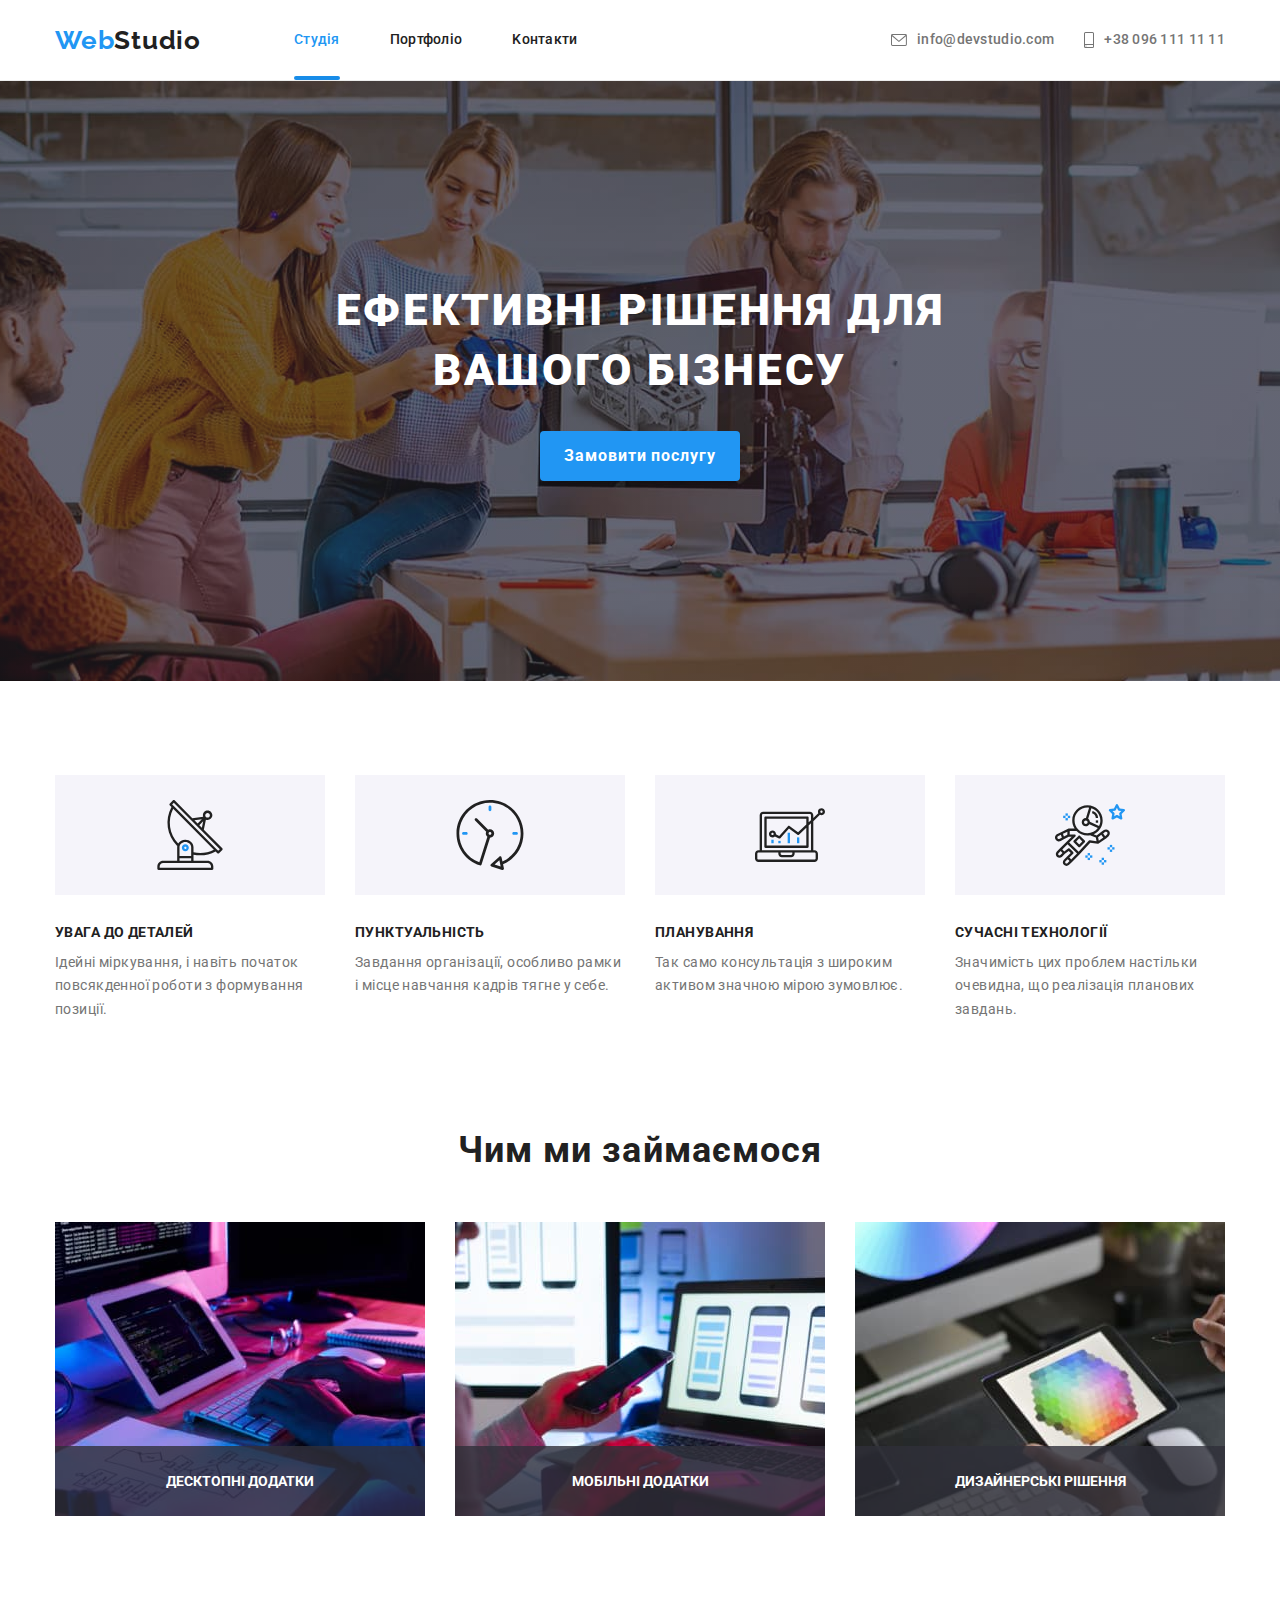
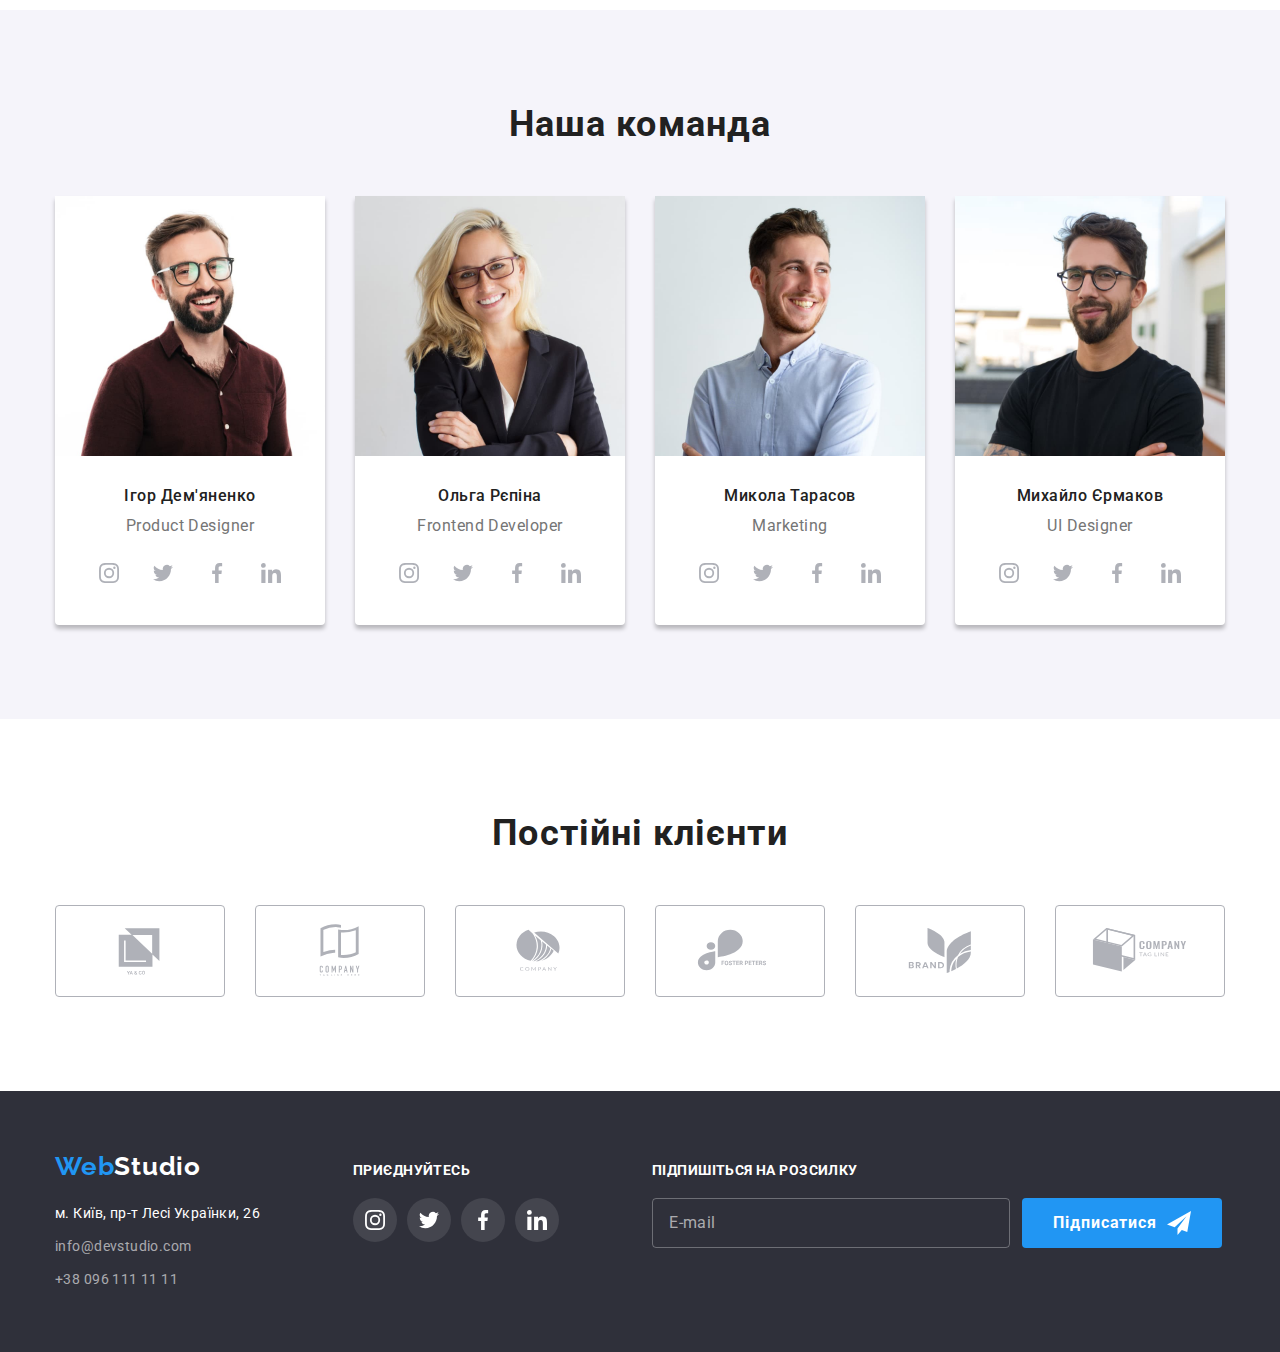
<file: index.html>
<!DOCTYPE html>
<html lang="uk">

<head>
    <meta charset="UTF-8">
    <meta http-equiv="X-UA-Compatible" content="IE=edge">
    <meta name="viewport" content="width=device-width, initial-scale=1.0">
    <title>Студія</title>
    <link
        href="https://fonts.googleapis.com/css2?family=Montserrat:wght@400;500;700;900&family=Raleway:wght@700&family=Roboto:wght@400;500;700;900&display=swap"
        rel="stylesheet" />
    <link rel="stylesheet"
        href="https://cdnjs.cloudflare.com/ajax/libs/modern-normalize/1.1.0/modern-normalize.min.css" />
     <link rel="stylesheet" href="./css/main.min.css"/>
</head>

<body>
    <header class="header">
        <div class="container header__container">
            <nav class="nav">
                <a class="logo header__logo" href="./index.html">Web<span class="logo__txt">Studio</span></a>
                <ul class="list nav__list">
                    <li class="nav__item"><a class="nav__link nav__link--current" href="./index.html">Студія</a></li>
                    <li class="nav__item"><a class="nav__link" href="./portfolio.html">Портфоліо</a></li>
                    <li class="nav__item"><a class="nav__link" href="#">Kонтакти</a></li>
                </ul>
            </nav>
            <ul class="list header__contacts-list">
                <li class="header__contacts-item">
                    <a class="header__contacts-link" href="mailto:info@devstudio.com">
                        <svg class="header__contacts-icon" width="16" height="12">
                            <use href="./images/symbol-defs.svg#icon-envelope"></use></svg>info@devstudio.com</a>
                </li>
                <li class="header__contacts-item">
                    <a class="header__contacts-link" href="tel:+380961111111">
                        <svg class="header__contacts-icon" width="10" height="16">
                            <use href="./images/symbol-defs.svg#icon-smartphone"></use>
                        </svg>+38 096 111 11 11</a>
                </li>
            </ul>
        </div>
    </header>
    <main>
        <section class="hero">
            <div class="container">
                <h1 class="hero__title">Ефективні рішення для вашого бізнесу</h1>
                <button class="button hero__button" type="button" data-modal-open>Замовити послугу</button>
            </div>
        </section>
        <section class="features">
            <div class="container">
                <h2 class="secondary-title visually-hidden">Наші переваги</h2>
                <ul class="list features__list">
                    <li class="features__item atenna-svg">
                        <h3 class="features__title">Увага до деталей</h3>
                        <p class="features__subtitle">Ідейні міркування, і навіть початок повсякденної роботи з
                            формування
                            позиції.</p>
                    </li>
                    <li class="features__item clock-svg">
                        <h3 class="features__title">Пунктуальність</h3>
                        <p class="features__subtitle">Завдання організації, особливо рамки і місце навчання кадрів
                            тягне у себе.
                        </p>
                    </li>
                    <li class="features__item diagram-svg">
                        <h3 class="features__title">Планування</h3>
                        <p class="features__subtitle">Так само консультація з широким активом значною мірою зумовлює.
                        </p>
                    </li>
                    <li class="features__item astronaut-svg">
                        <h3 class="features__title">Сучасні технології</h3>
                        <p class="features__subtitle">Значимість цих проблем настільки очевидна, що реалізація
                            планових завдань.
                        </p>
                    </li>
                </ul>
            </div>
        </section>
        <section class="about">
            <div class="container">
                <h2 class="secondary-title">Чим ми займаємося</h2>
                <ul class="list about__list">
                    <li class="about__item"><img src="./images/computer.jpg" alt="Людина працює за компʼютером" width="370" height="294">
                            <p class="about__txt">Десктопні додатки</p>
                    </li>
                    <li class="about__item"><img src="./images/smartphone.jpg" alt="Людина тримає в руці телефон" width="370" height="294">
                        <p class="about__txt">Мобільні додатки</p>
                    </li>
                    <li class="about__item"><img src="./images/colours.jpg" alt="Людина обирає колір з палітри" width="370" height="294">
                        <p class="about__txt">Дизайнерські рішення</p>
                    </li>
                </ul>
            </div>
        </section>
        <section class="team">
            <div class="container">
                <h2 class="secondary-title">Наша команда</h2>
                <ul class="list team__list">
                    <li class="team__item">
                        <img src="./images/product_designer.jpg" alt="Чоловік в окулярах посміхається" width="270"
                            height="260">
                        <div class="team__box">
                            <h3 class="team__title">Ігор Дем'яненко</h3>
                            <p class="team__subtitle">Product Designer</p>
                            <ul class="socials-list list">
                                <li class="socials-list__item">
                                    <a class="socials-list__link" href="#">
                                        <svg class="socials-list__icon" width="20" height="20">
                                            <use href="./images/symbol-defs.svg#icon-instagram"></use>
                                        </svg>
                                    </a>
                                </li>
                                <li class="socials-list__item">
                                    <a href="#" class="socials-list__link" >
                                        <svg class="socials-list__icon" width="20" height="20">
                                            <use href="./images/symbol-defs.svg#icon-twitter"></use>
                                        </svg>
                                    </a>
                                </li>
                                <li class="socials-list__item">
                                    <a class="socials-list__link" href="#">
                                        <svg class="socials-list__icon" width="20" height="20">
                                            <use href="./images/symbol-defs.svg#icon-facebook"></use>
                                        </svg>
                                    </a>
                                </li>
                                <li class="socials-list__item">
                                    <a class="socials-list__link" href="#">
                                        <svg class="socials-list__icon" width="20" height="20">
                                            <use href="./images/symbol-defs.svg#icon-linkedin"></use>
                                        </svg>
                                    </a>
                                </li>
                            </ul>
                        </div>
                    </li>
                    <li class="team__item">
                        <img src="./images/frontend_developer.jpg"
                            alt="Дівчина в окулярах та чорному жакеті посміхається" width="270" height="260">
                        <div class="team__box">
                            <h3 class="team__title">Ольга Рєпіна</h3>
                            <p class="team__subtitle">Frontend Developer</p>
                            <ul class="socials-list list">
                                <li class="socials-list__item">
                                    <a class="socials-list__link" href="#">
                                        <svg class="socials-list__icon" width="20" height="20">
                                            <use href="./images/symbol-defs.svg#icon-instagram"></use>
                                        </svg>
                                    </a>
                                </li>
                                <li class="socials-list__item">
                                    <a href="#" class="socials-list__link">
                                        <svg class="socials-list__icon" width="20" height="20">
                                            <use href="./images/symbol-defs.svg#icon-twitter"></use>
                                        </svg>
                                    </a>
                                </li>
                                <li class="socials-list__item">
                                    <a class="socials-list__link" href="#">
                                        <svg class="socials-list__icon" width="20" height="20">
                                            <use href="./images/symbol-defs.svg#icon-facebook"></use>
                                        </svg>
                                    </a>
                                </li>
                                <li class="socials-list__item">
                                    <a class="socials-list__link" href="#">
                                        <svg class="socials-list__icon" width="20" height="20">
                                            <use href="./images/symbol-defs.svg#icon-linkedin"></use>
                                        </svg>
                                    </a>
                                </li>
                            </ul>
                        </div>
                    </li>
                    <li class="team__item">
                        <img src="./images/marketing.jpg"
                            alt="Чоловік в блакитній сорочці посміхається, дивиться в сторону" width="270" height="260">
                        <div class="team__box">
                            <h3 class="team__title">Микола Тарасов</h3>
                            <p class="team__subtitle">Marketing</p>
                            <ul class="socials-list list">
                                <li class="socials-list__item">
                                    <a class="socials-list__link" href="#">
                                        <svg class="socials-list__icon" width="20" height="20">
                                            <use href="./images/symbol-defs.svg#icon-instagram"></use>
                                        </svg>
                                    </a>
                                </li>
                                <li class="socials-list__item">
                                    <a href="#" class="socials-list__link">
                                        <svg class="socials-list__icon" width="20" height="20">
                                            <use href="./images/symbol-defs.svg#icon-twitter"></use>
                                        </svg>
                                    </a>
                                </li>
                                <li class="socials-list__item">
                                    <a class="socials-list__link" href="#">
                                        <svg class="socials-list__icon" width="20" height="20">
                                            <use href="./images/symbol-defs.svg#icon-facebook"></use>
                                        </svg>
                                    </a>
                                </li>
                                <li class="socials-list__item">
                                    <a class="socials-list__link" href="#">
                                        <svg class="socials-list__icon" width="20" height="20">
                                            <use href="./images/symbol-defs.svg#icon-linkedin"></use>
                                        </svg>
                                    </a>
                                </li>
                            </ul>
                        </div>
                    </li>
                    <li class="team__item">
                        <img src="./images/ui_designer.jpg" alt="Чоловік в чорній футболці та окулярах посміхається"
                            width="270" height="260">
                        <div class="team__box">
                            <h3 class="team__title">Михайло Єрмаков</h3>
                            <p class="team__subtitle">UI Designer</p>
                            <ul class="socials-list list">
                                <li class="socials-list__item">
                                    <a class="socials-list__link" href="#">
                                        <svg class="socials-list__icon" width="20" height="20">
                                            <use href="./images/symbol-defs.svg#icon-instagram"></use>
                                        </svg>
                                    </a>
                                </li>
                                <li class="socials-list__item">
                                    <a href="#" class="socials-list__link">
                                        <svg class="socials-list__icon" width="20" height="20">
                                            <use href="./images/symbol-defs.svg#icon-twitter"></use>
                                        </svg>
                                    </a>
                                </li>
                                <li class="socials-list__item">
                                    <a class="socials-list__link" href="#">
                                        <svg class="socials-list__icon" width="20" height="20">
                                            <use href="./images/symbol-defs.svg#icon-facebook"></use>
                                        </svg>
                                    </a>
                                </li>
                                <li class="socials-list__item">
                                    <a class="socials-list__link" href="#">
                                        <svg class="socials-list__icon" width="20" height="20">
                                            <use href="./images/symbol-defs.svg#icon-linkedin"></use>
                                        </svg>
                                    </a>
                                </li>
                            </ul>
                        </div>
                    </li>
                </ul>
            </div>
        </section>
        <section class="clients">
            <div class="container">
                <h2 class="secondary-title">Постійні клієнти</h2>
                <ul class="clients__list list">
                    <li class="clients__item">
                        <a class="clients__link" href="#">
                        <svg class="clients__icon" width="106" height="60"><use href="./images/symbol-defs.svg#icon-ya-co-logo"></use></svg>
                        </a>
                    </li>
                    <li class="clients__item">
                        <a class="clients__link" href="#">
                        <svg class="clients__icon" width="106" height="60"><use href="./images/symbol-defs.svg#icon-second-client-logo"></use></svg>
                        </a>
                    </li>
                    <li class="clients__item">
                        <a class="clients__link" href="#">
                        <svg class="clients__icon" width="106" height="60"><use href="./images/symbol-defs.svg#icon-company-logo"></use></svg>
                        </a>
                    </li>
                    <li class="clients__item">
                        <a class="clients__link" href="#">
                        <svg class="clients__icon" width="106" height="60"><use href="./images/symbol-defs.svg#icon-foster-logo"></use></svg>
                        </a>
                    </li>
                    <li class="clients__item">
                        <a  class="clients__link" href="#">
                        <svg class="clients__icon" width="106" height="60"><use href="./images/symbol-defs.svg#icon-brand-logo"></use></svg>
                        </a>
                    </li>
                    <li class="clients__item">
                        <a class="clients__link" href="#">
                        <svg class="clients__icon" width="106" height="60"><use href="./images/symbol-defs.svg#icon-tag-line-logo"></use></svg>
                        </a>
                    </li>
                </ul>
            </div>
        </section>
    </main>
    <footer class="footer">
        <div class="container footer__wrapper">
            <div class="address-box">
                <a class="logo footer__logo" href="./index.html">Web<span class="footer__logo--white">Studio</span></a>
                <address class="address-box__address">
                    <ul class="list address-box__list">
                        <li class="address-box__item"><a class="address-box__link" href="https://goo.gl/maps/MCh6iijixuNLaUNb6">м.
                                Київ, пр-т Лесі Українки,
                                26</a></li>
                        <li class="address-box__item"><a class="address-box__link address-box__link--alpha" href="mailto:info@devstudio.com">info@devstudio.com</a></li>
                        <li class="address-box__item"><a class="address-box__link address-box__link--alpha" href="tel:+380961111111">+38 096 111 11 11</a>
                        </li>
                    </ul>
                </address> 
            </div>
            <div class="social-box">
                <p class="social-box__txt">Приєднуйтесь</p>
                <ul class="socials-list list">
                    <li class="socials-list__item">
                        <a class="socials-list__link socials-list__link--grey" href="#">
                            <svg class="socials-list__icon socials-list__icon--white" width="20" height="20"><use href="./images/symbol-defs.svg#icon-instagram"></use></svg>
                        </a>
                    </li>
                <li class="socials-list__item">
                    <a class="socials-list__link socials-list__link--grey" href="#">
                            <svg class="socials-list__icon socials-list__icon--white" width="20" height="20">
                                <use href="./images/symbol-defs.svg#icon-twitter"></use>
                            </svg>
                        </a>
                    </li>
                    <li class="socials-list__item">
                        <a class="socials-list__link socials-list__link--grey" href="#">
                            <svg class="socials-list__icon socials-list__icon--white" width="20" height="20">
                                <use href="./images/symbol-defs.svg#icon-facebook"></use>
                            </svg>
                        </a>
                    </li>
                    <li class="socials-list__item">
                        <a class="socials-list__link socials-list__link--grey" href="#">
                            <svg class="socials-list__icon socials-list__icon--white" width="20" height="20">
                                <use href="./images/symbol-defs.svg#icon-linkedin"></use>
                            </svg>
                        </a>
                    </li>
                </ul>
            </div>
                <div class="subscribe-box">
                    <p class="subscribe-box__txt">Підпишіться на розсилку</p>
                    <form class="subscribe-box__form" name="email">
                        <input class="subscribe-box__input" type="email" name="email" id="user-data" placeholder="E-mail">
                        <button class="subscribe-box__button" type="submit">Підписатися
                            <svg class="subscribe-box__icon" width =24 height="24"><use href="./images/symbol-defs.svg#icon-icon-send"></use></svg>
                        </button>  
                        
                    </form>
                </div>
        </div>
    </footer>
    <div class="backdrop is-hidden" data-modal>
        <div class="modal">
            <div class="modal__container">
                <button class="modal__button" type="button" data-modal-close>
                    <svg class="modal__icon" width="18px" height="18px"><use href="./images/symbol-defs.svg#icon-close-black-18dp-2-1"></use></svg>
                </button>
                <h2 class="modal__title">Залиште свої дані, ми вам передзвонимо</h2>
                <form class="form">
                    <label class="form__label" for="username">Імʼя</label>
                    <div class="form__field">
                        <input class="form__input" type="text" name="username" id="username">
                        <svg class="form__icon" width="18" height="18"><use href="./images/symbol-defs.svg#icon-person-black-18dp-1"></use></svg>
                    </div>
                    <label class="form__label" for="user-phone">Телефон</label>
                    <div class="form__field">
                        <input class="form__input" type="tel" id="user-phone">
                        <svg class="form__icon" width="18" height="18"><use href="./images/symbol-defs.svg#icon-phone-black-18dp-1"></use></svg>
                    </div>
                    <label class="form__label" for="user-email">Пошта</label>
                    <div class="form__field">
                    <input class="form__input" type="email" name="email" id="user-email">
                    <svg  class="form__icon" width="18" height="18"><use href="./images/symbol-defs.svg#icon-email-black-18dp-1"></use></svg>
                    </div>

                    <label class="form__label" for="user-comment">Коментар</label>
                    <textarea class="form__comment" name="comment" id="user-comment" placeholder="Введіть текст"></textarea>
                    <div class="conditions">  
                    <input class="conditions__input" type="checkbox" name="terms" id="terms">
            
                    <label class="conditions__label" for="terms"><svg class="conditions__checkbox" width="16" height="15"><use href="./images/symbol-defs.svg#icon-icon-check"></use></svg>Погоджуюся з розсилкою та приймаю<a class="conditions__link" href="#"> Умови договору</a></label>
                    </div>
                    <button class="form__button" type="submit">Відправити</button>
                </form>
            </div>
        </div>
    </div>
    <script src="./js/modal.js"></script>
</body>

</html>
</file>
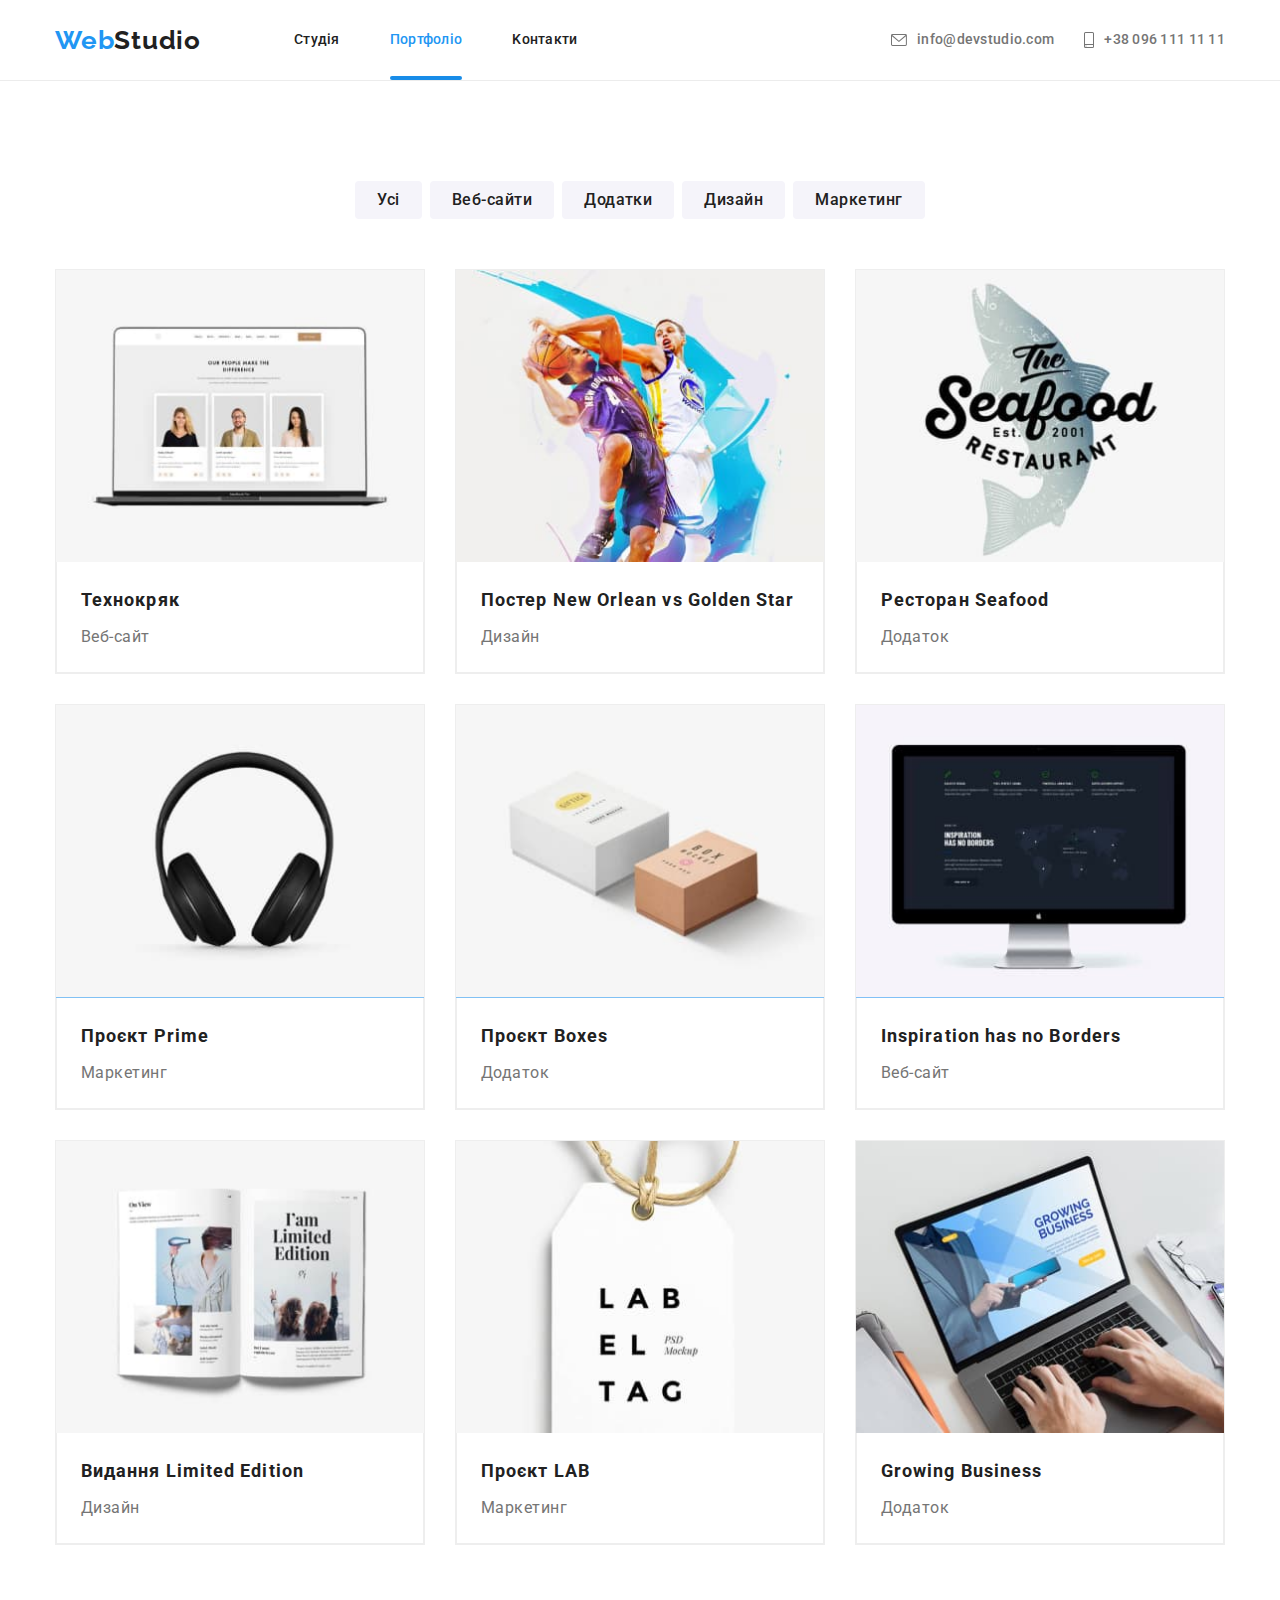
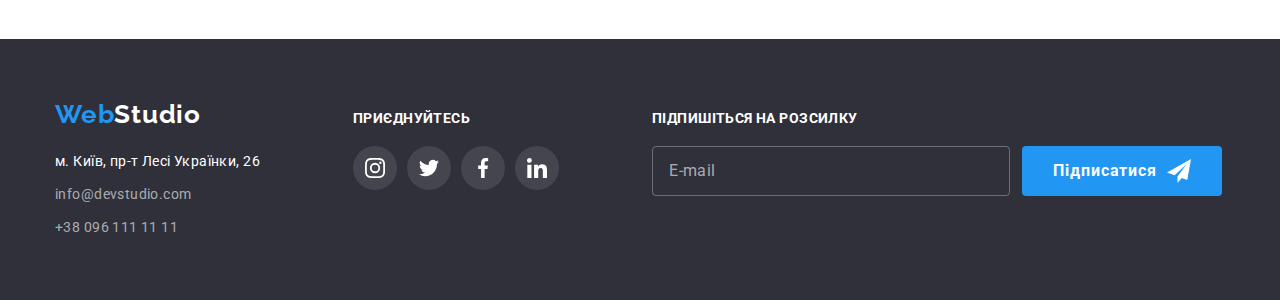
<file: portfolio.html>
<!DOCTYPE html>
<html lang="uk">
  <head>
    <meta charset="UTF-8" />
    <meta http-equiv="X-UA-Compatible" content="IE=edge" />
    <meta name="viewport" content="width=device-width, initial-scale=1.0" />
    <title>Портфоліо</title>
    <link
      href="https://fonts.googleapis.com/css2?family=Montserrat:wght@400;500;700;900&family=Raleway:wght@700&family=Roboto:wght@400;500;700;900&display=swap"
      rel="stylesheet"
    />
    <link
      rel="stylesheet"
      href="https://cdnjs.cloudflare.com/ajax/libs/modern-normalize/1.1.0/modern-normalize.min.css"
    />
    <link rel="stylesheet" href="./css/main.min.css"/>
  </head>

  <body>
     <header class="header">
        <div class="container header__container">
            <nav class="nav">
                <a class="logo header__logo" href="./index.html">Web<span class="logo__txt">Studio</span></a>
                <ul class="list nav__list">
                    <li class="nav__item"><a class="nav__link" href="./index.html">Студія</a></li>
                    <li class="nav__item"><a class="nav__link nav__link--current" href="./portfolio.html">Портфоліо</a></li>
                    <li class="nav__item"><a class="nav__link" href="#">Kонтакти</a></li>
                </ul>
            </nav>
            <ul class="list header__contacts-list">
                <li class="header__contacts-item">
                    <a class="header__contacts-link" href="mailto:info@devstudio.com">
                        <svg class="header__contacts-icon" width="16" height="12">
                            <use href="./images/symbol-defs.svg#icon-envelope"></use></svg>info@devstudio.com</a>
                </li>
                <li class="header__contacts-item">
                    <a class="header__contacts-link" href="tel:+380961111111">
                        <svg class="header__contacts-icon" width="10" height="16">
                            <use href="./images/symbol-defs.svg#icon-smartphone"></use>
                        </svg>+38 096 111 11 11</a>
                </li>
            </ul>
        </div>
    </header>
    <main>
      <section class="portfolio">
        <div class="container">
            <h1 class="secondary-title visually-hidden">Портфоліо</h1>
          <h2 class="secondary-title visually-hidden">Наші проекти</h2>
          <ul class="list btns">
            <li class="btns__item">
              <button class="btns__btn" type="button">Усі</button>
            </li>
            <li class="btns__item">
              <button class="btns__btn" type="button">Веб-сайти</button>
            </li>
            <li class="btns__item">
              <button class="btns__btn" type="button">Додатки</button>
            </li>
            <li class="btns__item">
              <button class="btns__btn" type="button">Дизайн</button>
            </li>
            <li class="btns__item">
              <button class="btns__btn" type="button">Маркетинг</button>
            </li>
          </ul>
          <ul class="list products">
            <li class="products__item">
              <a class="products__link" href="#">
                <div class="overlay">
                  <img
                    src="./images/technokryak.jpg"
                    alt="ноутбук, на екрані зображені три фотокартки людей"
                    width="370"
                    height="294"
                  />
                  <p class="overlay__txt">
                    Ресурс пропонує комплексні пропозиції з різним рівнем
                    функціоналу та сервісів. Все це дозволить відвідувачу
                    отримати вичерпні відомості про компанію чи приватну особу.
                  </p>
                </div>
                <div class="products__box">
                  <h3 class="products__title">Технокряк</h3>
                  <p class="products__subtitle">Веб-сайт</p>
                </div>
              </a>
            </li>
            <li class="products__item">
              <a class="products__link" href="#">
                <div class="overlay">
                <img
                  src="./images/new_orlean.jpg"
                  alt="двоє баскетболістів з різних команд в боротьбі за мʼяч"
                  width="370"
                  height="294"
                />
                  <p class="overlay__txt">
                    Ресурс пропонує комплексні пропозиції з різним рівнем
                    функціоналу та сервісів. Все це дозволить відвідувачу
                    отримати вичерпні відомості про компанію чи приватну особу.
                  </p>
                </div>
                <div class="products__box">
                  <h3 class="products__title">
                    Постер New Orlean vs Golden Star
                  </h3>
                  <p class="products__subtitle">Дизайн</p>
                </div>
              </a>
            </li>
           <li class="products__item">
              <a class="products__link" href="#">
                <div class="overlay">
                <img
                  src="./images/seafood.jpg"
                  alt="логотип ресторану, назва ресторану на фоні риби"
                  width="370"
                  height="294"
                />
                  <p class="overlay__txt">
                    Ресурс пропонує комплексні пропозиції з різним рівнем
                    функціоналу та сервісів. Все це дозволить відвідувачу
                    отримати вичерпні відомості про компанію чи приватну особу.
                  </p>
                </div>
                <div class="products__box">
                  <h3 class="products__title">Ресторан Seafood</h3>
                  <p class="products__subtitle">Додаток</p>
                </div>
              </a>
            </li>
            <li class="products__item">
              <a class="products__link" href="#">
                <div class="overlay">
                <img
                  src="./images/project_prime.jpg"
                  alt="чорні навушники"
                  width="370"
                  height="294"
                />
                  <p class="overlay__txt">
                    Ресурс пропонує комплексні пропозиції з різним рівнем
                    функціоналу та сервісів. Все це дозволить відвідувачу
                    отримати вичерпні відомості про компанію чи приватну особу.
                  </p>
                </div>
                <div class="products__box">
                  <h3 class="products__title">Проєкт Prime</h3>
                  <p class="products__subtitle">Маркетинг</p>
                </div>
              </a>
            </li>
            <li class="products__item">
              <a class="products__link" href="#">
                <div class="overlay">
                <img
                  src="./images/boxes.jpg"
                  alt="біла та коричнева коробки"
                  width="370"
                  height="294"
                />
                  <p class="overlay__txt">
                    Ресурс пропонує комплексні пропозиції з різним рівнем
                    функціоналу та сервісів. Все це дозволить відвідувачу
                    отримати вичерпні відомості про компанію чи приватну особу.
                  </p>
                </div>
                <div class="products__box">
                  <h3 class="products__title">Проєкт Boxes</h3>
                  <p class="products__subtitle">Додаток</p>
                </div>
              </a>
            </li>
           <li class="products__item">
              <a class="products__link" href="#">
                <div class="overlay">
                <img
                  src="./images/inspiration.jpg"
                  alt="монітор з зображенням веб-сайту"
                  width="370"
                  height="294"
                />
                  <p class="overlay__txt">
                    Ресурс пропонує комплексні пропозиції з різним рівнем
                    функціоналу та сервісів. Все це дозволить відвідувачу
                    отримати вичерпні відомості про компанію чи приватну особу.
                  </p>
                </div>
                <div class="products__box">
                  <h3 class="products__title">Inspiration has no Borders</h3>
                  <p class="products__subtitle">Веб-сайт</p>
                </div>
              </a>
            </li>
            <li class="products__item">
              <a class="products__link" href="#">
                <div class="overlay">
                <img
                  src="./images/limited_edition.jpg"
                  alt="відкритий журнал"
                  width="370"
                  height="294"
                />
                  <p class="overlay__txt">
                    Ресурс пропонує комплексні пропозиції з різним рівнем
                    функціоналу та сервісів. Все це дозволить відвідувачу
                    отримати вичерпні відомості про компанію чи приватну особу.
                  </p>
                </div>
                <div class="products__box">
                  <h3 class="products__title">Видання Limited Edition</h3>
                  <p class="products__subtitle">Дизайн</p>
                </div>
              </a>
            </li>
          <li class="products__item">
              <a class="products__link" href="#">
                <div class="overlay">
                <img
                  src="./images/project_lab.jpg"
                  alt="бирка для одягу з назвою проєкту"
                  width="370"
                  height="294"
                />
                  <p class="overlay__txt">
                    Ресурс пропонує комплексні пропозиції з різним рівнем
                    функціоналу та сервісів. Все це дозволить відвідувачу
                    отримати вичерпні відомості про компанію чи приватну особу.
                  </p>
                </div>
                <div class="products__box">
                  <h3 class="products__title">Проєкт LAB</h3>
                  <p class="products__subtitle">Маркетинг</p>
                </div>
              </a>
            </li>
            <li class="products__item">
              <a class="products__link" href="#">
                <div class="overlay">
                <img
                  src="./images/growing_business.jpg"
                  alt="людина працює за компʼютером"
                  width="370"
                  height="294"
                />
                  <p class="overlay__txt">
                    Ресурс пропонує комплексні пропозиції з різним рівнем
                    функціоналу та сервісів. Все це дозволить відвідувачу
                    отримати вичерпні відомості про компанію чи приватну особу.
                  </p>
                </div>
                <div class="products__box">
                  <h3 class="products__title">Growing Business</h3>
                  <p class="products__subtitle">Додаток</p>
                </div>
              </a>
            </li>
          </ul>
        </div>
      </section>
    </main>
    <footer class="footer">
      <div class="container footer__wrapper">
        <div class="address-box">
          <a class="logo footer__logo" href="./index.html"
            >Web<span class="footer__logo--white">Studio</span></a
          >
          <address class="address-box__address">
            <ul class="list address-box__list">
              <li class="address-box__item">
                <a
                  class="address-box__link"
                  href="https://goo.gl/maps/MCh6iijixuNLaUNb6"
                  >м. Київ, пр-т Лесі Українки, 26</a
                >
              </li>
              <li class="address-box__item">
                <a
                  class="address-box__link address-box__link--alpha"
                  href="mailto:info@devstudio.com"
                  >info@devstudio.com</a
                >
              </li>
              <li class="address-box__item">
                <a
                  class="address-box__link address-box__link--alpha"
                  href="tel:+380961111111"
                  >+38 096 111 11 11</a
                >
              </li>
            </ul>
          </address>
        </div>
        <div class="social-box">
          <p class="social-box__txt">Приєднуйтесь</p>
          <ul class="socials-list list">
            <li class="socials-list__item">
              <a class="socials-list__link socials-list__link--grey" href="#">
                <svg
                  class="socials-list__icon socials-list__icon--white"
                  width="20"
                  height="20"
                >
                  <use href="./images/symbol-defs.svg#icon-instagram"></use>
                </svg>
              </a>
            </li>
            <li class="socials-list__item">
              <a class="socials-list__link socials-list__link--grey" href="#">
                <svg
                  class="socials-list__icon socials-list__icon--white"
                  width="20"
                  height="20"
                >
                  <use href="./images/symbol-defs.svg#icon-twitter"></use>
                </svg>
              </a>
            </li>
            <li class="socials-list__item">
              <a class="socials-list__link socials-list__link--grey" href="#">
                <svg
                  class="socials-list__icon socials-list__icon--white"
                  width="20"
                  height="20"
                >
                  <use href="./images/symbol-defs.svg#icon-facebook"></use>
                </svg>
              </a>
            </li>
            <li class="socials-list__item">
              <a class="socials-list__link socials-list__link--grey" href="#">
                <svg
                  class="socials-list__icon socials-list__icon--white"
                  width="20"
                  height="20"
                >
                  <use href="./images/symbol-defs.svg#icon-linkedin"></use>
                </svg>
              </a>
            </li>
          </ul>
        </div>
        <div class="subscribe-box">
          <p class="subscribe-box__txt">Підпишіться на розсилку</p>
          <form class="subscribe-box__form" name="email">
            <input
              class="subscribe-box__input"
              type="email"
              name="email"
              id="user-data"
              placeholder="E-mail"
            />
            <button class="subscribe-box__button" type="submit">
              Підписатися
              <svg class="subscribe-box__icon" width="24" height="24">
                <use href="./images/symbol-defs.svg#icon-icon-send"></use>
              </svg>
            </button>
          </form>
        </div>
      </div>
    </footer>
  </body>
</html>
</file>
<file: css/main.min.css>
:root{--primary-text-color: #212121;--secondary-text-color: #757575;--white-color: #FFFFFF;--blue-color: #2196F3;--main-background-color: #FFFFFF;--secondary-background-color: #F5F4FA;--footer-color: #2F303A;--borders-color: #AFB1B8;--time: cubic-bezier(0.4, 0, 0.2, 1) }.visually-hidden{position:absolute;white-space:nowrap;width:1px;height:1px;overflow:hidden;border:0;padding:0;clip:rect(0 0 0 0);-webkit-clip-path:inset(50%);clip-path:inset(50%);margin:-1px}img{display:block;max-width:100%;height:auto}body{font-family:"Roboto",sans-serif;font-size:14px;color:var(--primary-text-color);background-color:var(--main-background-color)}button{cursor:pointer;font-family:inherit;border:none;border-radius:4px}a{text-decoration:none}h1,h2,h3,h4,h5,h6,p{margin-top:0}.list{list-style:none;margin:0;padding-left:0}.container{width:1200px;padding-right:15px;padding-left:15px;margin-right:auto;margin-left:auto}.header{border-bottom:1px solid #ececec}.header__container{display:-webkit-box;display:-ms-flexbox;display:flex}.header__logo{margin-right:93px}.header__contacts-link{display:-webkit-box;display:-ms-flexbox;display:flex;-webkit-box-align:center;-ms-flex-align:center;align-items:center;color:var(--secondary-text-color);gap:10px;padding:32px 0px 32px;-webkit-transition:color 250ms var(--time);transition:color 250ms var(--time)}.header__contacts-link:hover,.header__contacts-link:focus{color:var(--blue-color)}.header__contacts-list{display:-webkit-box;display:-ms-flexbox;display:flex;-webkit-box-align:center;-ms-flex-align:center;align-items:center;font-weight:500;line-height:1.14;letter-spacing:.02em;gap:30px;margin-left:auto}.header__contacts-icon{fill:currentColor}.nav,.nav__list{display:-webkit-box;display:-ms-flexbox;display:flex;-webkit-box-align:center;-ms-flex-align:center;align-items:center;margin-right:auto}.nav__item:not(:last-child){margin-right:50px;margin-left:0px}.nav__link{display:block;position:relative;padding:32px 0 32px 0;font-weight:500;line-height:1.14;letter-spacing:.02em;color:var(--primary-txt-color);-webkit-transition:color 250ms var(--time);transition:color 250ms var(--time)}.nav__link:hover,.nav__link:focus{color:var(--blue-color)}.nav__link--current{color:var(--blue-color)}.nav__link--current::after{content:" ";position:absolute;bottom:0;left:0;width:100%;height:4px;border-radius:2px;background-color:#188ce8}.logo{display:block;font-family:"Raleway",sans-serif;color:var(--blue-color);font-style:normal;font-weight:700;font-size:26px;line-height:1.19;letter-spacing:.03em}.logo__txt{color:var(--primary-text-color)}.features{padding:94px 0}.features__list{display:-webkit-box;display:-ms-flexbox;display:flex;gap:30px}.features__title{font-size:14px;line-height:1.14;letter-spacing:.03em;text-transform:uppercase;color:var(--primary-text-color);margin-bottom:10px}.features__subtitle{font-size:14px;line-height:1.71;letter-spacing:.03em;color:var(--secondary-text-color)}.features__item{display:block;max-width:270px}.atenna-svg::before{content:" ";display:block;width:270px;height:120px;margin-bottom:30px;background-color:var(--secondary-background-color);background-image:url(../images/antenna.svg);background-repeat:no-repeat;background-position:center;background-size:70px 70px}.clock-svg::before{content:" ";display:block;width:270px;height:120px;margin-bottom:30px;background-color:var(--secondary-background-color);background-image:url(../images/clock.svg);background-repeat:no-repeat;background-position:center;background-size:70px 70px}.diagram-svg::before{content:" ";display:block;width:270px;height:120px;margin-bottom:30px;background-color:var(--secondary-background-color);background-image:url(../images/diagram.svg);background-position:center;background-repeat:no-repeat;background-size:70px 70px}.astronaut-svg::before{content:" ";display:block;width:270px;height:120px;margin-bottom:30px;background-color:var(--secondary-background-color);background-image:url(../images/astronaut.svg);background-position:center;background-repeat:no-repeat;background-size:70px 70px}.button{display:block;background-color:var(--blue-color);color:var(--white-color);-webkit-box-shadow:0px 4px 4px rgba(0,0,0,.15);box-shadow:0px 4px 4px rgba(0,0,0,.15);font-family:inherit;font-weight:700;font-size:16px;line-height:1.87;text-align:center;letter-spacing:.06em;border-radius:4px;min-width:200px;padding:10px 24px}.hero{background-color:var(--footer-color);color:var(--white-color);display:block;max-width:1600px;padding:200px 0px 200px;text-align:center;background-image:-webkit-gradient(linear, left top, left bottom, from(rgba(47, 48, 58, 0.4)), to(rgba(47, 48, 58, 0.4))),url(../images/bckg-image.jpg);background-image:linear-gradient(rgba(47, 48, 58, 0.4), rgba(47, 48, 58, 0.4)),url(../images/bckg-image.jpg);background-repeat:no-repeat;background-size:cover;background-position:center;-webkit-box-align:center;-ms-flex-align:center;align-items:center;margin-left:auto;margin-right:auto}.hero__title{font-weight:900;font-size:44px;line-height:1.36;text-align:center;letter-spacing:.06em;text-transform:uppercase;display:inline-block;margin-bottom:30px;width:696px;-webkit-box-flex:1;-ms-flex-positive:1;flex-grow:1}.hero__button{margin:0 auto;-webkit-transition:background-color 250ms var(--time),-webkit-box-shadow 250ms var(--time);transition:background-color 250ms var(--time),-webkit-box-shadow 250ms var(--time);transition:background-color 250ms var(--time),box-shadow 250ms var(--time);transition:background-color 250ms var(--time),box-shadow 250ms var(--time),-webkit-box-shadow 250ms var(--time)}.hero__button:hover,.hero__button:focus{background-color:#188ce8;-webkit-box-shadow:0px 4px 4px rgba(0,0,0,.15);box-shadow:0px 4px 4px rgba(0,0,0,.15)}.secondary-title{font-style:normal;font-size:36px;line-height:1.16;text-align:center;letter-spacing:.03em;margin-bottom:50px;padding-top:0}.team{padding:94px 0;background-color:var(--secondary-background-color)}.team__list{display:-webkit-box;display:-ms-flexbox;display:flex;gap:30px}.team__item{background-color:var(--main-background-color);border-radius:0px 0px 4px 4px;-webkit-box-shadow:0 4px 4px rgba(0,0,0,.25);box-shadow:0 4px 4px rgba(0,0,0,.25)}.team__box{padding-top:30px;padding-bottom:30px}.team__title{font-weight:500;font-size:16px;line-height:1.26;text-align:center;letter-spacing:.03em;color:var(--primary-text-color);margin-bottom:10px}.team__subtitle{font-size:16px;line-height:1.19;text-align:center;letter-spacing:.03em;color:var(--secondary-text-color);margin-bottom:16px}.clients{-webkit-box-align:center;-ms-flex-align:center;align-items:center;padding:94px 0}.clients__list{display:-webkit-box;display:-ms-flexbox;display:flex;gap:30px}.clients__item{width:calc((100% - 150px)/6);height:92px}.clients__link{display:-webkit-box;display:-ms-flexbox;display:flex;-webkit-box-pack:center;-ms-flex-pack:center;justify-content:center;-webkit-box-align:center;-ms-flex-align:center;align-items:center;width:100%;height:100%;border:1px solid #afb1b8;border-radius:4px;color:var(--borders-color);-webkit-transition:color 250ms var(--time);transition:color 250ms var(--time)}.clients__link:hover,.clients__link:focus{color:var(--blue-color);border-color:var(--blue-color)}.clients__icon{fill:currentColor}.footer{background-color:var(--footer-color);padding-top:60px;padding-bottom:60px}.footer__logo{margin-bottom:20px}.footer__logo--white{color:var(--white-color)}.footer__wrapper{display:-webkit-box;display:-ms-flexbox;display:flex;-webkit-box-align:baseline;-ms-flex-align:baseline;align-items:baseline}.address-box{margin-right:93px}.address-box__item:not(:last-child){margin-bottom:9px}.address-box__link{font-style:normal;font-weight:400;font-size:14px;line-height:1.71;letter-spacing:.03em;color:var(--white-color);-webkit-transition:color 250ms var(--time);transition:color 250ms var(--time)}.address-box__link:hover,.address-box__link:focus{color:var(--blue-color)}.address-box__link--alpha{color:rgba(255,255,255,.6)}.address-box__link--alpha:hover,.address-box__link--alpha:focus{color:var(--blue-color)}.social-box__txt{display:block;font-weight:700;font-size:14px;line-height:16px;letter-spacing:.03em;text-transform:uppercase;color:var(--white-color);margin-bottom:20px}.subscribe-box{margin-left:93px}.subscribe-box__txt{display:block;font-weight:700;font-size:14px;line-height:16px;letter-spacing:.03em;text-transform:uppercase;color:var(--white-color);margin-bottom:20px}.subscribe-box__form{display:-webkit-box;display:-ms-flexbox;display:flex;-webkit-box-pack:baseline;-ms-flex-pack:baseline;justify-content:baseline}.subscribe-box__input{width:358px;height:50px;border:1px solid rgba(255,255,255,.3);background-color:rgba(0,0,0,0);color:var(--white-color);outline:none;border-radius:4px;padding:0 16px 0 16px;margin-right:12px}.subscribe-box__input::-webkit-input-placeholder{font-weight:400;font-size:16px;line-height:1.25;display:-webkit-box;display:flex;-webkit-box-align:center;align-items:center;letter-spacing:.03em;color:rgba(255,255,255,.6)}.subscribe-box__input::-moz-placeholder{font-weight:400;font-size:16px;line-height:1.25;display:flex;align-items:center;letter-spacing:.03em;color:rgba(255,255,255,.6)}.subscribe-box__input:-ms-input-placeholder{font-weight:400;font-size:16px;line-height:1.25;display:-ms-flexbox;display:flex;-ms-flex-align:center;align-items:center;letter-spacing:.03em;color:rgba(255,255,255,.6)}.subscribe-box__input::-ms-input-placeholder{font-weight:400;font-size:16px;line-height:1.25;display:-ms-flexbox;display:flex;-ms-flex-align:center;align-items:center;letter-spacing:.03em;color:rgba(255,255,255,.6)}.subscribe-box__input::placeholder{font-weight:400;font-size:16px;line-height:1.25;display:-webkit-box;display:-ms-flexbox;display:flex;-webkit-box-align:center;-ms-flex-align:center;align-items:center;letter-spacing:.03em;color:rgba(255,255,255,.6)}.subscribe-box__button{display:-webkit-box;display:-ms-flexbox;display:flex;-webkit-box-pack:center;-ms-flex-pack:center;justify-content:center;text-align:center;-webkit-box-align:center;-ms-flex-align:center;align-items:center;width:200px;height:50px;font-weight:700;font-size:16px;line-height:1.87;letter-spacing:.06em;text-transform:capitalize;color:var(--white-color);background-color:var(--blue-color);-webkit-transition:background-color 250ms var(--time),-webkit-box-shadow 250ms var(--time);transition:background-color 250ms var(--time),-webkit-box-shadow 250ms var(--time);transition:background-color 250ms var(--time),box-shadow 250ms var(--time);transition:background-color 250ms var(--time),box-shadow 250ms var(--time),-webkit-box-shadow 250ms var(--time)}.subscribe-box__button:hover,.subscribe-box__button:focus{background-color:#188ce8;-webkit-box-shadow:0px 4px 4px rgba(0,0,0,.15);box-shadow:0px 4px 4px rgba(0,0,0,.15)}.subscribe-box__icon{fill:var(--white-color);margin-left:10px}.about{padding-bottom:94px;-webkit-box-align:center;-ms-flex-align:center;align-items:center}.about__list{display:-webkit-box;display:-ms-flexbox;display:flex;gap:30px}.about__item{position:relative}.about__txt{position:absolute;bottom:0;left:0;margin:0;display:-webkit-box;display:-ms-flexbox;display:flex;-webkit-box-pack:center;-ms-flex-pack:center;justify-content:center;-webkit-box-align:center;-ms-flex-align:center;align-items:center;width:100%;height:70px;font-weight:700;line-height:1.172;text-transform:uppercase;color:var(--white-color);background-color:rgba(47,48,58,.8)}.portfolio{background-color:var(--main-background-color);padding-top:100px;padding-bottom:94px}.btns__btn{padding:6px 22px;font-family:inherit;font-weight:500;font-size:16px;line-height:1.62;text-align:center;letter-spacing:.03em;border:none;border-color:rgba(0,0,0,0);border-radius:4px;color:var(--primary-text-color);background-color:var(--secondary-background-color);-webkit-transition:color 250ms var(--time),background-color 250ms var(--time),-webkit-box-shadow 250ms var(--time);transition:color 250ms var(--time),background-color 250ms var(--time),-webkit-box-shadow 250ms var(--time);transition:color 250ms var(--time),background-color 250ms var(--time),box-shadow 250ms var(--time);transition:color 250ms var(--time),background-color 250ms var(--time),box-shadow 250ms var(--time),-webkit-box-shadow 250ms var(--time)}.btns__btn:hover,.btns__btn:focus{background-color:var(--blue-color);color:var(--white-color);-webkit-box-shadow:0px 3px 1px rgba(0,0,0,.1),0px 1px 2px rgba(0,0,0,.08),0px 2px 2px rgba(0,0,0,.12);box-shadow:0px 3px 1px rgba(0,0,0,.1),0px 1px 2px rgba(0,0,0,.08),0px 2px 2px rgba(0,0,0,.12)}.btns{display:-webkit-box;display:-ms-flexbox;display:flex;-webkit-box-pack:center;-ms-flex-pack:center;justify-content:center;gap:8px;margin-bottom:50px}.products__item{background-color:var(--main-background-color);border:1px solid #eee;width:calc((100% - 60px)/3)}.products__link{display:block;-webkit-transition:-webkit-box-shadow 250ms var(--time);transition:-webkit-box-shadow 250ms var(--time);transition:box-shadow 250ms var(--time);transition:box-shadow 250ms var(--time), -webkit-box-shadow 250ms var(--time)}.products__link:hover,.products__link:focus{-webkit-box-shadow:0px 1px 1px rgba(0,0,0,.12),0px 4px 4px rgba(0,0,0,.06),1px 4px 6px rgba(0,0,0,.16);box-shadow:0px 1px 1px rgba(0,0,0,.12),0px 4px 4px rgba(0,0,0,.06),1px 4px 6px rgba(0,0,0,.16)}.products__link:hover .overlay__txt,.products__link:focus .overlay__txt{-webkit-transform:translateY(0);transform:translateY(0)}.products{display:-webkit-box;display:-ms-flexbox;display:flex;-ms-flex-wrap:wrap;flex-wrap:wrap;gap:30px}.products__title{font-size:18px;line-height:2;letter-spacing:.06em;color:var(--primary-text-color);margin-top:0;margin-bottom:4px;display:block}.products__subtitle{display:block;font-size:16px;line-height:1.87;letter-spacing:.03em;color:var(--secondary-text-color);margin-bottom:0}.products__box{padding:20px 24px;border:1px solid #eee;border-top:none;display:block}.socials-list{display:-webkit-box;display:-ms-flexbox;display:flex;-webkit-box-pack:center;-ms-flex-pack:center;justify-content:center;gap:10px}.socials-list__item{width:44px;height:44px}.socials-list__link{display:-webkit-box;display:-ms-flexbox;display:flex;-webkit-box-pack:center;-ms-flex-pack:center;justify-content:center;-webkit-box-align:center;-ms-flex-align:center;align-items:center;width:100%;height:100%;border-radius:50%;fill:var(--borders-color);-webkit-transition:background-color 250ms var(--time),fill 250ms var(--time);transition:background-color 250ms var(--time),fill 250ms var(--time)}.socials-list__link:hover,.socials-list__link:focus{background-color:#188ce8;fill:#eee}.socials-list__link--grey{background-color:rgba(255,255,255,.1);-webkit-transition:background-color 250ms var(--time);transition:background-color 250ms var(--time)}.socials-list__link--grey:hover,.socials-list__link--grey:focus{color:var(--main-background-color);background-color:var(--blue-color)}.socials-list__icon--white{fill:var(--main-background-color)}.overlay{position:relative;overflow:hidden}.overlay__txt{position:absolute;top:0;left:0;width:100%;height:100%;-webkit-transform:translateY(100%);transform:translateY(100%);-webkit-transition:-webkit-transform 250ms var(--time);transition:-webkit-transform 250ms var(--time);transition:transform 250ms var(--time);transition:transform 250ms var(--time), -webkit-transform 250ms var(--time);padding:63px 24px;font-size:18px;line-height:1.55;background-color:rgba(33,150,243,.9);color:var(--white-color)}.backdrop{position:fixed;top:0;left:0;width:100%;height:100%;background:rgba(0,0,0,.2);-webkit-transition:opacity 250ms var(--time),visibility 250ms var(--time);transition:opacity 250ms var(--time),visibility 250ms var(--time)}.backdrop.is-hidden .modal{-webkit-transform:translate(-50%, -50%) scale(0);transform:translate(-50%, -50%) scale(0)}.backdrop.is-hidden{opacity:0;visibility:hidden;pointer-events:none}.modal{display:-webkit-box;display:-ms-flexbox;display:flex;height:100%;-webkit-box-pack:center;-ms-flex-pack:center;justify-content:center;-webkit-box-align:center;-ms-flex-align:center;align-items:center;padding:20px 0}.modal__container{position:relative;width:100%;max-width:528px;height:100%;max-height:581px;padding:40px;overflow-y:auto;scale:1;background-color:var(--white-color)}.modal__button{position:absolute;display:-webkit-box;display:-ms-flexbox;display:flex;-webkit-box-align:center;-ms-flex-align:center;align-items:center;-webkit-box-pack:center;-ms-flex-pack:center;justify-content:center;top:8px;right:8px;width:30px;height:30px;color:var(--primary-text-color);background-color:rgba(0,0,0,0);border:1px solid rgba(0,0,0,.1);border-radius:50%;padding:0;-webkit-transition:border-color 250ms var(--time),color 250ms var(--time);transition:border-color 250ms var(--time),color 250ms var(--time)}.modal__button:hover,.modal__button:focus{color:var(--blue-color);border-color:var(--blue-color)}.modal__icon{fill:currentColor}.modal__title{font-weight:700;font-size:20px;line-height:1.15;text-align:center;letter-spacing:.03em;margin-bottom:12px}.form__label{font-weight:400;font-size:12px;line-height:1.66;letter-spacing:.01em;color:var(--secondary-text-color);margin-bottom:4px}.form__input{width:100%;height:40px;border:1px solid rgba(33,33,33,.2);border-radius:4px;padding:0 12px 0 42px;outline:none}.form__input:focus{border-color:var(--blue-color)}.form__input:focus+.form__icon{fill:var(--blue-color)}.form__field{position:relative;margin-bottom:10px}.form__icon{position:absolute;top:50%;left:15px;-webkit-transform:translateY(-50%);transform:translateY(-50%)}.form__comment{width:100%;height:120px;border:1px solid rgba(33,33,33,.2);border-radius:4px;padding:12px 16px;outline:none;margin-bottom:20px;resize:none}.form__comment:focus{border-color:var(--blue-color)}.form__comment::-webkit-input-placeholder{font-weight:400;font-size:12px;line-height:1.66;letter-spacing:.01em;color:rgba(117,117,117,.5)}.form__comment::-moz-placeholder{font-weight:400;font-size:12px;line-height:1.66;letter-spacing:.01em;color:rgba(117,117,117,.5)}.form__comment:-ms-input-placeholder{font-weight:400;font-size:12px;line-height:1.66;letter-spacing:.01em;color:rgba(117,117,117,.5)}.form__comment::-ms-input-placeholder{font-weight:400;font-size:12px;line-height:1.66;letter-spacing:.01em;color:rgba(117,117,117,.5)}.form__comment::placeholder{font-weight:400;font-size:12px;line-height:1.66;letter-spacing:.01em;color:rgba(117,117,117,.5)}.form__button{display:block;width:200px;height:50px;padding:10px 52px;margin:0 auto;color:var(--white-color);background-color:var(--blue-color);border-radius:4px;-webkit-transition:background-color 250ms var(--time),-webkit-box-shadow 250ms var(--time);transition:background-color 250ms var(--time),-webkit-box-shadow 250ms var(--time);transition:background-color 250ms var(--time),box-shadow 250ms var(--time);transition:background-color 250ms var(--time),box-shadow 250ms var(--time),-webkit-box-shadow 250ms var(--time)}.form__button:hover,.form__button:focus{background-color:#188ce8;-webkit-box-shadow:0px 4px 4px rgba(0,0,0,.15);box-shadow:0px 4px 4px rgba(0,0,0,.15)}.conditions{display:-webkit-box;display:-ms-flexbox;display:flex;margin-bottom:30px}.conditions__label{color:var(--secondary-text-color);cursor:pointer}.conditions__input{-webkit-appearance:none;-moz-appearance:none;appearance:none}.conditions__input:checked+.conditions__label .conditions__checkbox{fill:var(--white-color);background-color:var(--blue-color);border-color:var(--blue-color)}.conditions__checkbox{fill:rgba(0,0,0,0);border:2px solid var(--primary-text-color);border-radius:4px;margin-right:8px;margin-left:10px;-webkit-transition:fill 250ms var(--time),background-color 250ms var(--time),border-color 250ms var(--time);transition:fill 250ms var(--time),background-color 250ms var(--time),border-color 250ms var(--time)}.conditions__link{text-decoration:underline;color:var(--blue-color)}/*# sourceMappingURL=main.min.css.map */
</file>
